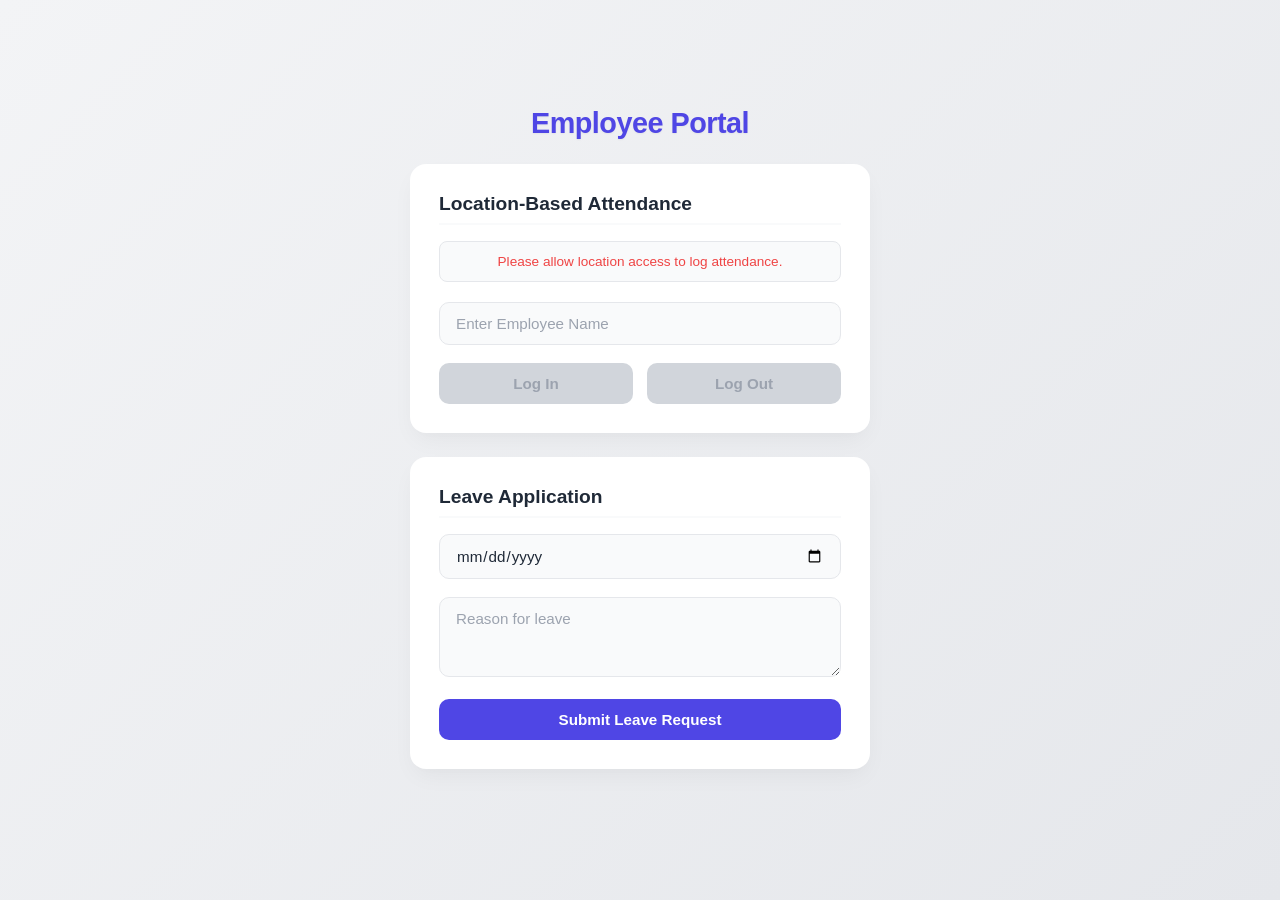
<file: index.html>
<!DOCTYPE html>
<html lang="en">
<head>
    <meta charset="UTF-8">
    <meta name="viewport" content="width=device-width, initial-scale=1.0">
    <title>Employee Attendance Portal</title>
    <link rel="stylesheet" href="style.css">
</head>
<body>
    <div class="container">
        <h1>Employee Portal</h1>
        
        <div class="card">
            <h2>Location-Based Attendance</h2>
            <p id="status-msg">Fetching location...</p>
            <div class="input-group">
                <input type="text" id="employee-name" placeholder="Enter Employee Name" required>
            </div>
            <div class="button-group">
                <button id="btn-login" class="btn success" disabled>Log In</button>
                <button id="btn-logout" class="btn danger" disabled>Log Out</button>
            </div>
        </div>

        <div class="card">
            <h2>Leave Application</h2>
            <div class="input-group">
                <input type="date" id="leave-date" required>
            </div>
            <div class="input-group">
                <textarea id="leave-reason" placeholder="Reason for leave" rows="3" required></textarea>
            </div>
            <button id="btn-leave" class="btn primary">Submit Leave Request</button>
        </div>
    </div>

    <script src="app.js"></script>
</body>
</html>
</file>
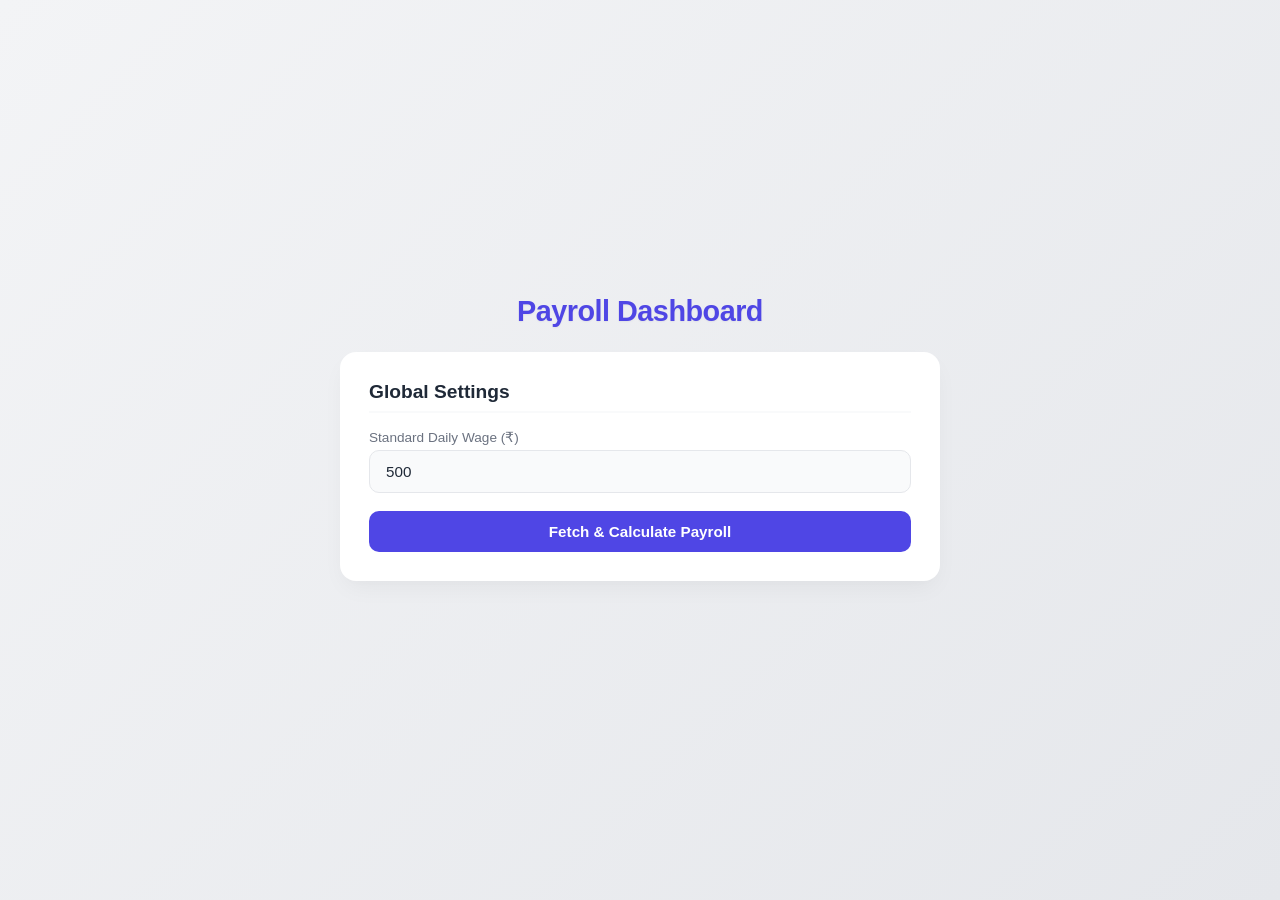
<file: admin.html>
<!DOCTYPE html>
<html lang="en">
<head>
    <meta charset="UTF-8">
    <meta name="viewport" content="width=device-width, initial-scale=1.0">
    <title>Admin Payroll Dashboard</title>
    <link rel="stylesheet" href="style.css">
    <style>
        /* Extra styles just for the Admin Table */
        table { width: 100%; border-collapse: collapse; margin-top: 20px; font-size: 0.9rem; }
        th, td { padding: 12px; text-align: left; border-bottom: 1px solid var(--border-color); }
        th { background-color: var(--input-bg); color: var(--text-muted); font-weight: 600; }
        .loading { text-align: center; color: var(--primary); font-weight: bold; margin: 20px 0; }
    </style>
</head>
<body>
    <div class="container" style="max-width: 600px;">
        <h1>Payroll Dashboard</h1>
        
        <div class="card">
            <h2>Global Settings</h2>
            <div class="input-group">
                <label style="font-size: 0.85rem; color: var(--text-muted); margin-bottom: 5px; display: block;">Standard Daily Wage (₹)</label>
                <input type="number" id="base-wage" value="500" required>
            </div>
            <button id="btn-generate" class="btn primary">Fetch & Calculate Payroll</button>
        </div>

        <div class="card" id="report-card" style="display: none;">
            <h2>Salary Report</h2>
            <div id="status-text"></div>
            
            <table>
                <thead>
                    <tr>
                        <th>Employee</th>
                        <th>Days Worked</th>
                        <th>Total Salary</th>
                    </tr>
                </thead>
                <tbody id="payroll-body">
                    </tbody>
            </table>
        </div>
    </div>

    <script>
        // CONFIGURATION
        const GOOGLE_SCRIPT_URL = "https://script.google.com/macros/s/AKfycbze49DgkDzFq7RF7XQpHzPMchMt_BAcxTQdiz_cW-sIM95nVElTdnSc36o-lqDr-S1E8w/exec";

        document.getElementById('btn-generate').addEventListener('click', async () => {
            const wage = parseFloat(document.getElementById('base-wage').value);
            const reportCard = document.getElementById('report-card');
            const tbody = document.getElementById('payroll-body');
            const statusText = document.getElementById('status-text');

            if (isNaN(wage) || wage <= 0) {
                alert("Please enter a valid daily wage.");
                return;
            }

            reportCard.style.display = 'block';
            statusText.innerHTML = '<div class="loading">Fetching live data from Google Sheets...</div>';
            tbody.innerHTML = ''; 

            try {
                const response = await fetch(GOOGLE_SCRIPT_URL);
                const json = await response.json();

                if (json.result === 'success') {
                    const records = json.data;
                    const attendanceData = {};

                    // Process Data: Count only unique days for "Log In" events
                    records.forEach(row => {
                        if (row.Action === "Log In" && row.Name) {
                            const dateString = new Date(row.Timestamp).toLocaleDateString();
                            
                            if (!attendanceData[row.Name]) {
                                attendanceData[row.Name] = new Set();
                            }
                            attendanceData[row.Name].add(dateString);
                        }
                    });

                    // Render Data
                    statusText.innerHTML = ''; 
                    for (const [employeeName, datesSet] of Object.entries(attendanceData)) {
                        const daysWorked = datesSet.size;
                        const totalSalary = daysWorked * wage;

                        const tr = document.createElement('tr');
                        tr.innerHTML = `
                            <td style="font-weight: 600; color: var(--text-main);">${employeeName}</td>
                            <td>${daysWorked} days</td>
                            <td style="color: var(--success); font-weight: bold;">₹${totalSalary.toLocaleString()}</td>
                        `;
                        tbody.appendChild(tr);
                    }

                    if (Object.keys(attendanceData).length === 0) {
                        statusText.innerHTML = '<p style="color: var(--text-muted);">No attendance records found yet.</p>';
                    }
                } else {
                    statusText.innerHTML = '<p style="color: var(--danger);">Error reading data from database.</p>';
                }
            } catch (error) {
                statusText.innerHTML = '<p style="color: var(--danger);">Network error. Please try again.</p>';
                console.error(error);
            }
        });
    </script>
</body>
</html>
</file>
<file: style.css>
/* --- CSS VARIABLES FOR EASY THEMING --- */
:root {
    --primary: #4F46E5;       /* Modern Indigo */
    --primary-hover: #4338CA;
    --success: #10B981;       /* Emerald Green */
    --success-hover: #059669;
    --danger: #EF4444;        /* Ruby Red */
    --danger-hover: #DC2626;
    --bg-gradient: linear-gradient(135deg, #F3F4F6 0%, #E5E7EB 100%);
    --card-bg: #FFFFFF;
    --text-main: #1F2937;     /* Dark Slate */
    --text-muted: #6B7280;    /* Medium Slate */
    --border-color: #E5E7EB;
    --input-bg: #F9FAFB;
    --input-focus-ring: rgba(79, 70, 229, 0.2); /* Indigo Ring */
}

/* --- GLOBAL RESET & TYPOGRAPHY --- */
* {
    box-sizing: border-box;
    margin: 0;
    padding: 0;
    font-family: 'Inter', -apple-system, BlinkMacSystemFont, 'Segoe UI', Roboto, sans-serif;
}

body {
    background: var(--bg-gradient);
    color: var(--text-main);
    display: flex;
    justify-content: center;
    align-items: center;
    min-height: 100vh;
    padding: 20px;
}

.container {
    max-width: 460px;
    width: 100%;
}

/* --- HEADINGS --- */
h1 {
    text-align: center;
    color: var(--primary);
    font-size: 1.8rem;
    font-weight: 800;
    letter-spacing: -0.5px;
    margin-bottom: 1.5rem;
    text-shadow: 0 1px 2px rgba(0,0,0,0.05);
}

h2 {
    font-size: 1.2rem;
    font-weight: 600;
    color: var(--text-main);
    margin-bottom: 1rem;
    padding-bottom: 0.5rem;
    border-bottom: 2px solid var(--input-bg);
}

/* --- CARDS (CONTAINERS) --- */
.card {
    background: var(--card-bg);
    padding: 28px;
    border-radius: 16px;
    box-shadow: 0 10px 25px -5px rgba(0, 0, 0, 0.05), 0 8px 10px -6px rgba(0, 0, 0, 0.01);
    margin-bottom: 24px;
    border: 1px solid rgba(255, 255, 255, 0.5);
    transition: transform 0.2s ease, box-shadow 0.2s ease;
}

.card:hover {
    box-shadow: 0 20px 25px -5px rgba(0, 0, 0, 0.05), 0 10px 10px -5px rgba(0, 0, 0, 0.02);
}

/* --- STATUS MESSAGE (LOCATION) --- */
#status-msg {
    font-size: 0.85rem;
    padding: 12px;
    border-radius: 8px;
    margin-bottom: 20px;
    font-weight: 500;
    background-color: var(--input-bg);
    border: 1px solid var(--border-color);
    text-align: center;
    display: flex;
    align-items: center;
    justify-content: center;
}

/* --- INPUTS & TEXTAREAS --- */
.input-group {
    margin-bottom: 18px;
}

input, textarea {
    width: 100%;
    padding: 12px 16px;
    border: 1px solid var(--border-color);
    border-radius: 10px;
    font-size: 0.95rem;
    color: var(--text-main);
    background-color: var(--input-bg);
    transition: all 0.2s ease;
}

textarea {
    resize: vertical;
    min-height: 80px;
}

input::placeholder, textarea::placeholder {
    color: #9CA3AF;
}

input:focus, textarea:focus {
    outline: none;
    border-color: var(--primary);
    background-color: #FFFFFF;
    box-shadow: 0 0 0 4px var(--input-focus-ring);
}

/* --- BUTTONS --- */
.button-group {
    display: flex;
    gap: 14px;
}

.btn {
    flex: 1;
    padding: 12px 20px;
    border: none;
    border-radius: 10px;
    cursor: pointer;
    font-weight: 600;
    font-size: 0.95rem;
    color: #fff;
    transition: all 0.2s cubic-bezier(0.4, 0, 0.2, 1);
    display: flex;
    justify-content: center;
    align-items: center;
}

.btn:disabled {
    background-color: #D1D5DB !important;
    color: #9CA3AF;
    cursor: not-allowed;
    box-shadow: none !important;
    transform: none !important;
}

.btn:hover:not(:disabled) {
    transform: translateY(-2px);
    box-shadow: 0 4px 12px rgba(0, 0, 0, 0.15);
}

.btn:active:not(:disabled) {
    transform: translateY(0);
}

/* Button Colors */
.success { background-color: var(--success); }
.success:hover:not(:disabled) { background-color: var(--success-hover); }

.danger { background-color: var(--danger); }
.danger:hover:not(:disabled) { background-color: var(--danger-hover); }

.primary { 
    background-color: var(--primary); 
    width: 100%; 
    margin-top: 5px;
}
.primary:hover:not(:disabled) { background-color: var(--primary-hover); }

/* --- RESPONSIVE ADJUSTMENTS --- */
@media (max-width: 480px) {
    body { padding: 15px; }
    .card { padding: 20px; }
    .button-group { flex-direction: column; gap: 10px; }
}
</file>
